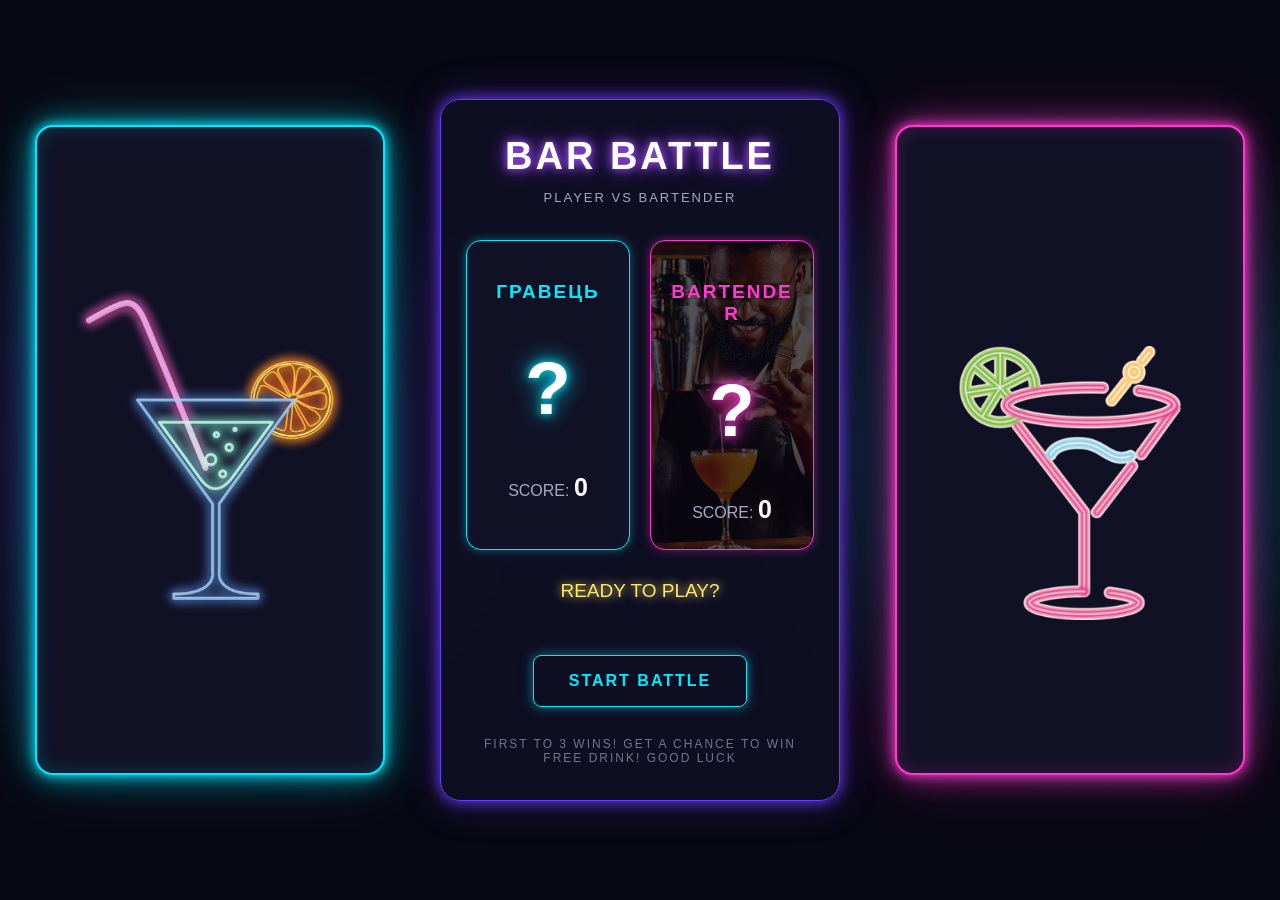
<file: index.html>
<!DOCTYPE html>
<html lang="uk">
<head>
    <meta charset="UTF-8">
    <meta name="viewport" content="width=device-width, initial-scale=1.0">
    <title>Neon Number Battle</title>

    <link rel="stylesheet" href="css_battle.css">
</head>

<body>

    <div class="layout">

        <div class="photo-frame left-frame">
            <img src="cocktail2.png" alt="Ліве фото">
        </div>

        <div class="game">

            <h1>Bar Battle</h1>
            <p class="subtitle">PLAYER VS BARTENDER</p>

            <div class="players">

                <div class="player">
                    <h2 id="userName">Гравець</h2>
                    <div class="number" id="userNumber">?</div>
                    <div class="score">
                        SCORE: <span id="userScore">0</span>
                    </div>
                </div>

                <div class="player bartender"
                    style="
                    background-image:
                    linear-gradient(
                        rgba(8, 8, 19, 0.70),
                        rgba(8, 8, 19, 0.70)
                    ),
                    url('bartender.png');
                    background-size: cover;
                    background-position: center;
                    ">

                    <h2>Bartender</h2>

                    <div class="number" id="computerNumber">?</div>

                    <div class="score">
                        SCORE: <span id="computerScore">0</span>
                    </div>

                </div>

            </div>

            <p id="result">READY TO PLAY?</p>

            <button id="playButton">Start Battle</button>

            <div class="footer">
                FIRST TO 3 WINS! GET A CHANCE TO WIN FREE DRINK! GOOD LUCK
            </div>

        </div>

        <div class="photo-frame right-frame">
            <img src="cocktail3.png" alt="Праве фото">
        </div>

    </div>

    <script>

        let userName = "";

        while (userName.trim() === "") {
            userName = prompt("Введіть своє ім'я:");

            if (userName === null) {
                userName = "Гравець";
                break;
            }
        }

        const userNameElement = document.querySelector("#userName");
        const userNumberElement = document.querySelector("#userNumber");
        const computerNumberElement = document.querySelector("#computerNumber");
        const userScoreElement = document.querySelector("#userScore");
        const computerScoreElement = document.querySelector("#computerScore");
        const resultElement = document.querySelector("#result");
        const playButton = document.querySelector("#playButton");

        userNameElement.textContent = userName;

        let userScore = 0;
        let computerScore = 0;

        playButton.addEventListener("click", () => {

            let userNumber = Math.floor(Math.random() * 10) + 1;
            let computerNumber = Math.floor(Math.random() * 10) + 1;

            userNumberElement.textContent = userNumber;
            computerNumberElement.textContent = computerNumber;

            if (userNumber > computerNumber) {
                userScore++;
                resultElement.textContent = userName + " WINS THE ROUND!";
            }
            else if (computerNumber > userNumber) {
                computerScore++;
                resultElement.textContent = "BARTENDER WINS THE ROUND!";
            }
            else {
                resultElement.textContent = "DRAW! TRY AGAIN!";
            }

            userScoreElement.textContent = userScore;
            computerScoreElement.textContent = computerScore;

            if (userScore === 3 || computerScore === 3) {

                if (userScore === 3) {
                    resultElement.textContent = userName + " WINS THE BATTLE AND GETS A FREE DRINK!";
                }
                else {
                    resultElement.textContent = "BARTENDER WINS THE BATTLE! PLAYER PAYS FOR DRINK!";
                }

                playButton.disabled = true;
            }
        });

    </script>

</body>
</html>
</file>
<file: css_battle.css>
* {
    box-sizing: border-box;
}

body {
    margin: 0;
    min-height: 100vh;
    padding: 35px;
    display: flex;
    justify-content: center;
    align-items: center;
    font-family: Arial, sans-serif;
    color: white;
    background:
        radial-gradient(circle at 15% 50%, #25104b 0, transparent 30%),
        radial-gradient(circle at 85% 50%, #003b48 0, transparent 30%),
        #080813;
}

.layout {
    width: 100%;
    max-width: 1700px;
    display: flex;
    align-items: center;
    justify-content: center;
    gap: 55px;
}

.photo-frame {
    flex: 0 0 350px;
    height: 650px;
    padding: 12px;
    border-radius: 18px;
    background: #111126;
    overflow: hidden;
    display: flex;
    justify-content: center;
    align-items: center;
}

.photo-frame img {
    width: 85%;
    height: 85%;
    object-fit: contain;
    border-radius: 9px;
    display: block;
}

.right-frame img {
    transform: translateY(33px);
}

.left-frame {
    border: 2px solid #00eaff;
    box-shadow:
        0 0 12px #00eaff,
        0 0 30px rgba(0, 234, 255, 0.6),
        0 0 65px rgba(0, 234, 255, 0.2),
        inset 0 0 20px rgba(0, 234, 255, 0.2);
}

.right-frame {
    border: 2px solid #ff38d1;
    box-shadow:
        0 0 12px #ff38d1,
        0 0 30px rgba(255, 56, 209, 0.6),
        0 0 65px rgba(255, 56, 209, 0.2),
        inset 0 0 20px rgba(255, 56, 209, 0.2);
}

.game {
    flex: 1;
    max-width: 700px;
    min-width: 0;
    padding: 35px 25px;
    text-align: center;
    background: rgba(15, 15, 35, 0.95);
    border: 1px solid #673cff;
    border-radius: 20px;
    box-shadow:
        0 0 15px #713cff,
        0 0 40px rgba(113, 60, 255, 0.3);
}

h1 {
    margin: 0;
    font-size: 38px;
    color: #fff;
    text-transform: uppercase;
    letter-spacing: 3px;
    text-shadow:
        0 0 8px #b15cff,
        0 0 20px #8a35ff;
}

.subtitle {
    margin: 12px 0 35px;
    color: #a9a5c7;
    letter-spacing: 2px;
    font-size: 13px;
}

.players {
    display: flex;
    justify-content: center;
    gap: 20px;
    margin: 30px 0;
}

.player {
    flex: 1;
    min-width: 0;
    padding: 25px 15px;
    background: #111126;
    border: 1px solid #00eaff;
    border-radius: 15px;
    box-shadow:
        0 0 10px rgba(0, 234, 255, 0.4),
        inset 0 0 15px rgba(0, 234, 255, 0.05);
}

.player:last-child {
    border-color: #ff38d1;
    box-shadow:
        0 0 10px rgba(255, 56, 209, 0.4),
        inset 0 0 15px rgba(255, 56, 209, 0.05);
}

.player h2 {
    font-size: 19px;
    text-transform: uppercase;
    letter-spacing: 2px;
    color: #00eaff;
    overflow-wrap: anywhere;
}

.player:last-child h2 {
    color: #ff38d1;
}

.number {
    display: flex;
    justify-content: center;
    align-items: center;
    min-height: 130px;
    margin: 20px 0;
    font-size: 75px;
    font-weight: bold;
    color: #fff;
    text-shadow:
        0 0 10px #00eaff,
        0 0 25px #00eaff;
}

.player:last-child .number {
    text-shadow:
        0 0 10px #ff38d1,
        0 0 25px #ff38d1;
}

.score {
    color: #aaa7c7;
    font-size: 16px;
}

.score span {
    color: white;
    font-size: 25px;
    font-weight: bold;
}

#result {
    min-height: 50px;
    margin: 25px 0;
    color: #ffe66d;
    font-size: 19px;
    text-shadow: 0 0 10px #ffe66d;
}

button {
    padding: 16px 35px;
    border: 1px solid #00eaff;
    border-radius: 8px;
    background: transparent;
    color: #00eaff;
    font-size: 16px;
    font-weight: bold;
    text-transform: uppercase;
    letter-spacing: 2px;
    cursor: pointer;
    box-shadow: 0 0 12px rgba(0, 234, 255, 0.5);
    transition: 0.3s;
}

button:hover {
    background: #00eaff;
    color: #080813;
    box-shadow:
        0 0 15px #00eaff,
        0 0 35px #00eaff;
    transform: scale(1.05);
}

button:disabled {
    border-color: #777;
    color: #777;
    box-shadow: none;
    cursor: not-allowed;
    transform: none;
}

.footer {
    margin-top: 30px;
    color: #77738e;
    font-size: 12px;
    letter-spacing: 2px;
}

@media (max-width: 1250px) {
    .layout {
        gap: 25px;
    }

    .photo-frame {
        flex-basis: 260px;
        height: 550px;
    }

    .game {
        padding: 25px 15px;
    }

    h1 {
        font-size: 29px;
    }
}

@media (max-width: 850px) {
    body {
        padding: 20px 12px;
    }

    .layout {
        flex-direction: column;
        gap: 30px;
    }

    .photo-frame {
        flex: none;
        width: 100%;
        max-width: 500px;
        height: 350px;
    }

    .game {
        width: 100%;
        max-width: 550px;
        padding: 25px 15px;
    }

    h1 {
        font-size: 28px;
    }

    .number {
        min-height: 90px;
        font-size: 50px;
    }

    .player {
        padding: 18px 8px;
    }

    .player h2 {
        font-size: 14px;
    }

    button {
        padding: 14px 20px;
        font-size: 13px;
    }
}
</file>
